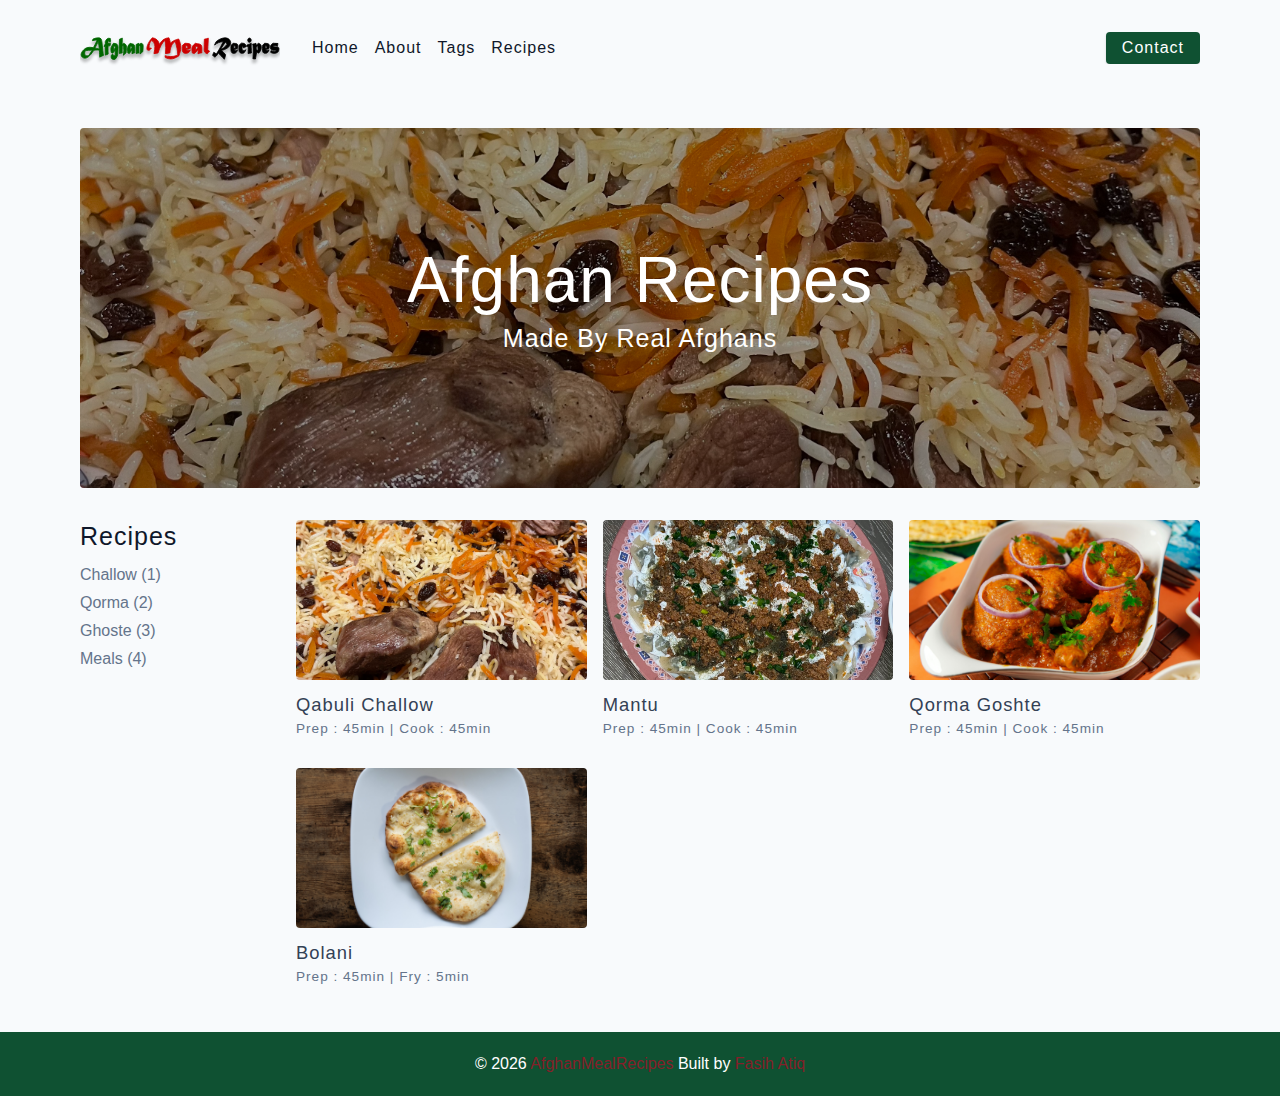
<file: index.html>
<!DOCTYPE html>
<html lang="en">
  <head>
    <meta charset="UTF-8" />
    <meta http-equiv="X-UA-Compatible" content="IE=edge" />
    <meta name="viewport" content="width=device-width, initial-scale=1.0" />
    <title>Afghan Meal Recipes</title>
    <!-- favicon -->
    <link rel="shortcut icon" href="./assets/favicon.ico" type="image/x-icon" />
    <!-- normalize -->
    <link rel="stylesheet" href="./css/normalize.css" />
    <!-- font-awesome -->
    <link
      rel="stylesheet"
      href="https://cdnjs.cloudflare.com/ajax/libs/font-awesome/5.14.0/css/all.min.css"
    />
    <!-- main css -->
    <link rel="stylesheet" href="./css/main.css" />
  </head>
  <body>
    <!-- nav  -->
    <nav class="navbar">
      <div class="nav-center">
        <div class="nav-header">
          <a href="index.html" class="nav-logo">
            <img src="./assets/logo.svg" alt="Afghan Meal Recipes" />
          </a>
          <button class="nav-btn btn">
            <i class="fas fa-align-justify"></i>
          </button>
        </div>
        <div class="nav-links">
          <a href="index.html" class="nav-link"> home </a>
          <a href="about.html" class="nav-link"> about </a>
          <a href="tags.html" class="nav-link"> tags </a>
          <a href="recipes.html" class="nav-link"> recipes </a>

          <div class="nav-link contact-link">
            <a href="contact.html" class="btn"> contact </a>
          </div>
        </div>
      </div>
    </nav>
    <!-- end of nav -->
    <!-- main -->
    <main class="page">
      <!-- header -->
      <header class="hero">
        <div class="hero-container">
          <div class="hero-text">
            <h1>Afghan Recipes</h1>
            <h4>Made By Real Afghans</h4>
          </div>
        </div>
      </header>
      <!-- end of header -->
      <section class="recipes-container">
        <!-- tag container -->
        <div class="tags-container">
          <h4>recipes</h4>
          <div class="tags-list">
            <a href="tag-template.html">Challow (1)</a>
            <a href="tag-template.html">Qorma (2)</a>
            <a href="tag-template.html">Ghoste (3)</a>
            <a href="tag-template.html">Meals (4)</a>
          </div>
        </div>
        <!-- end of tag container -->
        <!-- recipes list -->
        <div class="recipes-list">
          <!-- single recipe -->
          <a href="single-recipe.html" class="recipe">
            <img
              src="./assets/recipes/recipe-1.jpeg"
              class="img recipe-img"
              alt=""
            />
            <h5>Qabuli Challow</h5>
            <p>Prep : 45min | Cook : 45min</p>
          </a>
          <!-- end of single recipe -->
          <!-- single recipe -->
          <a href="single-recipe.html" class="recipe">
            <img
              src="./assets/recipes/recipe-2.jpeg"
              class="img recipe-img"
              alt=""
            />
            <h5>Mantu</h5>
            <p>Prep : 45min | Cook : 45min</p>
          </a>
          <!-- end of single recipe -->
          <!-- single recipe -->
          <a href="single-recipe.html" class="recipe">
            <img
              src="./assets/recipes/recipe-3.jpeg"
              class="img recipe-img"
              alt=""
            />
            <h5>Qorma Goshte</h5>
            <p>Prep : 45min | Cook : 45min</p>
          </a>
          <!-- end of single recipe -->
          <!-- single recipe -->
          <a href="single-recipe.html" class="recipe">
            <img
              src="./assets/recipes/recipe-4.jpeg"
              class="img recipe-img"
              alt=""
            />
            <h5>Bolani</h5>
            <p>Prep : 45min | Fry : 5min</p>
          </a>
          <!-- end of single recipe -->
        </div>
        <!-- end of recipes list -->
      </section>
    </main>
    <!-- end of main -->
    <!-- footer -->
    <footer class="page-footer">
      <p>
        &copy; <span id="date"></span>
        <span class="footer-logo">AfghanMealRecipes</span> Built by
        <a href="https://www.linkedin.com/in/fasih-atiq/">Fasih Atiq</a>
      </p>
    </footer>
    <script src="./js/app.js"></script>
  </body>
</html>
</file>
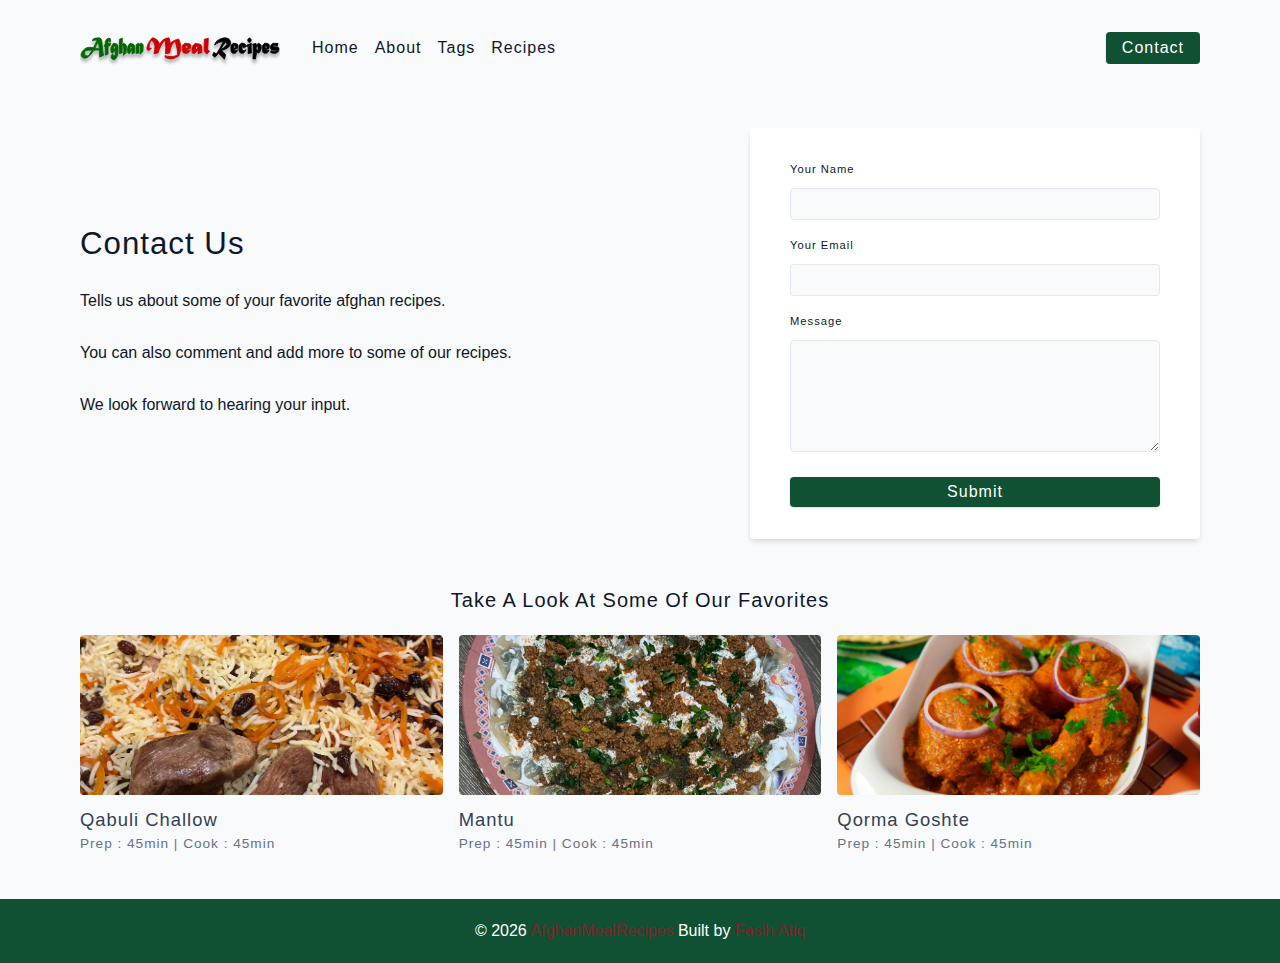
<file: contact.html>
<!DOCTYPE html>
<html lang="en">
  <head>
    <meta charset="UTF-8" />
    <meta http-equiv="X-UA-Compatible" content="IE=edge" />
    <meta name="viewport" content="width=device-width, initial-scale=1.0" />
    <title>Contact</title>
    <!-- favicon -->
    <link rel="shortcut icon" href="./assets/favicon.ico" type="image/x-icon" />
    <!-- normalize -->
    <link rel="stylesheet" href="./css/normalize.css" />
    <!-- font-awesome -->
    <link
      rel="stylesheet"
      href="https://cdnjs.cloudflare.com/ajax/libs/font-awesome/5.14.0/css/all.min.css"
    />
    <!-- main css -->
    <link rel="stylesheet" href="./css/main.css" />
  </head>
  <body>
    <!-- nav  -->
    <nav class="navbar">
      <div class="nav-center">
        <div class="nav-header">
          <a href="index.html" class="nav-logo">
            <img src="./assets/logo.svg" alt="Afghan Meal Recipes" />
          </a>
          <button class="nav-btn btn">
            <i class="fas fa-align-justify"></i>
          </button>
        </div>
        <div class="nav-links">
          <a href="index.html" class="nav-link"> home </a>
          <a href="about.html" class="nav-link"> about </a>
          <a href="tags.html" class="nav-link"> tags </a>
          <a href="recipes.html" class="nav-link"> recipes </a>

          <div class="nav-link contact-link">
            <a href="contact.html" class="btn"> contact </a>
          </div>
        </div>
      </div>
    </nav>
    <!-- end of nav -->
    <main class="page">
     <section class="contact-container">
          <article class="contact-info">
            <h3>Contact us</h3>
            <p>
              Tells us about some of your favorite afghan recipes.</p>
            <p>You can also comment and add more to some of our recipes.</p>
            <p>
              We look forward to hearing your input.
            </p>
          </article>
          <article>
            <form class="form contact-form">
              <div class="form-row">
                <label html="name" class="form-label">your name</label>
                <input type="text" name="name" id="name" class="form-input" />
              </div>
              <div class="form-row">
                <label html="email" class="form-label">your email</label>
                <input type="text" name="email" id="email" class="form-input" />
              </div>
              <div class="form-row">
                <label html="message" class="form-label">message</label>
                <textarea name="message" id="message" class="form-textarea"></textarea>
              </div>
              <button type="submit" class="btn btn-block">
                submit
              </button>
            </form>
          </article>
        </section>
     <!-- featured recipes -->
       <section class="featured-recipes">
        <h5 class="featured-title">Take a look at some of our favorites</h5>
        <div class="recipes-list">
          <!-- single recipe -->
          <a href="single-recipe.html" class="recipe">
            <img
              src="./assets/recipes/recipe-1.jpeg"
              class="img recipe-img"
              alt=""
            />
            <h5>Qabuli Challow</h5>
            <p>Prep : 45min | Cook : 45min</p>
          </a>
          <!-- end of single recipe -->
          <!-- single recipe -->
          <a href="single-recipe.html" class="recipe">
            <img
              src="./assets/recipes/recipe-2.jpeg"
              class="img recipe-img"
              alt=""
            />
            <h5>Mantu</h5>
            <p>Prep : 45min | Cook : 45min</p>
          </a>
          <!-- end of single recipe -->
          <!-- single recipe -->
          <a href="single-recipe.html" class="recipe">
            <img
              src="./assets/recipes/recipe-3.jpeg"
              class="img recipe-img"
              alt=""
            />
            <h5>Qorma Goshte</h5>
            <p>Prep : 45min | Cook : 45min</p>
          </a>
          <!-- end of single recipe -->
        </div>
      </section>
    </main>
    <!-- footer -->
    <footer class="page-footer">
      <p>
        &copy; <span id="date"></span>
        <span class="footer-logo">AfghanMealRecipes</span> Built by
        <a href="https://www.linkedin.com/in/fasih-atiq/">Fasih Atiq</a>
      </p>
    </footer>
    <script src="./js/app.js"></script>
  </body>
</html>
</file>
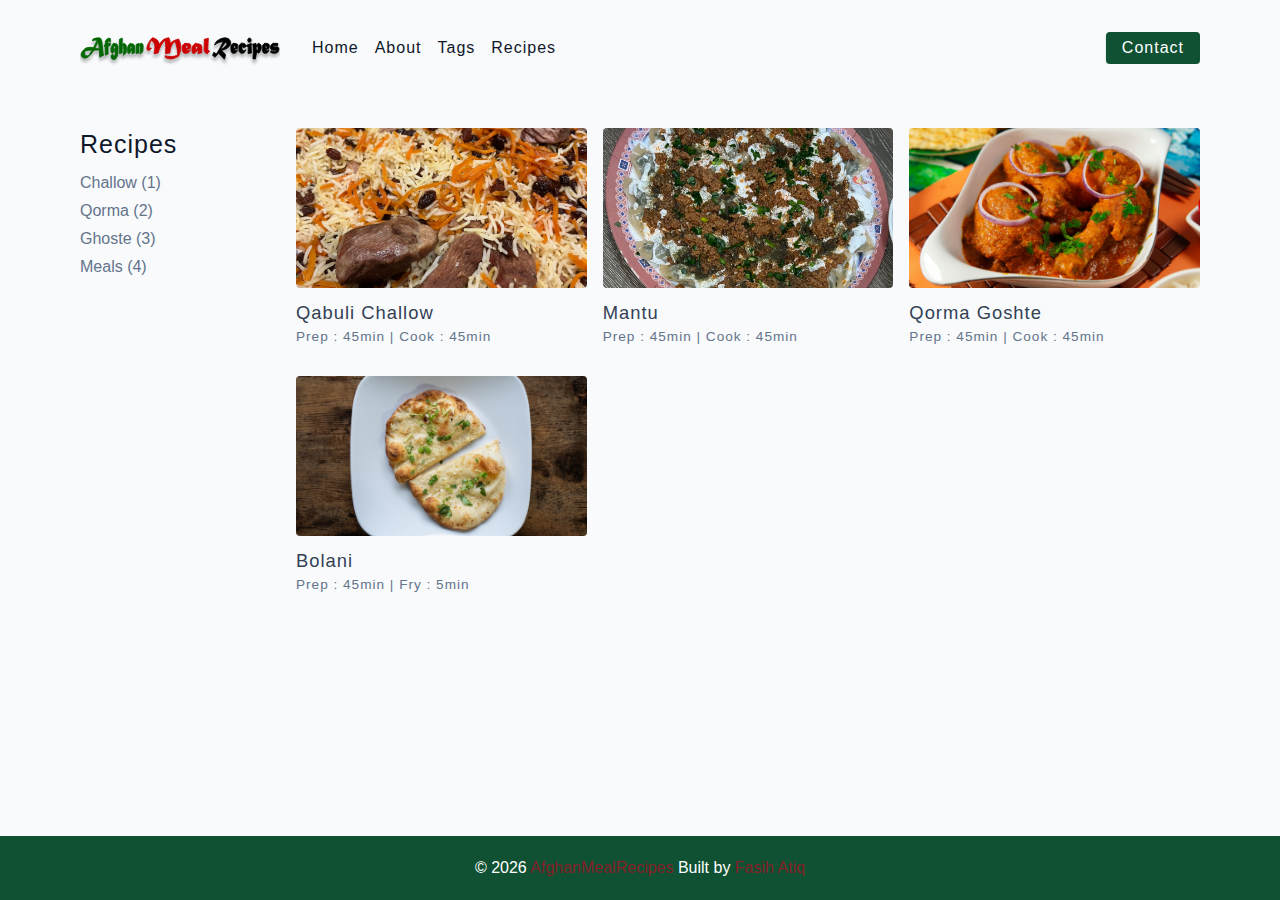
<file: recipes.html>
<!DOCTYPE html>
<html lang="en">
  <head>
    <meta charset="UTF-8" />
    <meta http-equiv="X-UA-Compatible" content="IE=edge" />
    <meta name="viewport" content="width=device-width, initial-scale=1.0" />
    <title>Recipes</title>
    <!-- favicon -->
    <link rel="shortcut icon" href="./assets/favicon.ico" type="image/x-icon" />
    <!-- normalize -->
    <link rel="stylesheet" href="./css/normalize.css" />
    <!-- font-awesome -->
    <link
      rel="stylesheet"
      href="https://cdnjs.cloudflare.com/ajax/libs/font-awesome/5.14.0/css/all.min.css"
    />
    <!-- main css -->
    <link rel="stylesheet" href="./css/main.css" />
  </head>
  <body>
    <!-- nav  -->
    <nav class="navbar">
      <div class="nav-center">
        <div class="nav-header">
          <a href="index.html" class="nav-logo">
            <img src="./assets/logo.svg" alt="simply recipes" />
          </a>
          <button class="nav-btn btn">
            <i class="fas fa-align-justify"></i>
          </button>
        </div>
        <div class="nav-links">
          <a href="index.html" class="nav-link"> home </a>
          <a href="about.html" class="nav-link"> about </a>
          <a href="tags.html" class="nav-link"> tags </a>
          <a href="recipes.html" class="nav-link"> recipes </a>

          <div class="nav-link contact-link">
            <a href="contact.html" class="btn"> contact </a>
          </div>
        </div>
      </div>
    </nav>
    <!-- end of nav -->
    <!-- main -->
    <main class="page">
      <section class="recipes-container">
        <!-- tag container -->
        <div class="tags-container">
          <h4>recipes</h4>
          <div class="tags-list">
            <a href="tag-template.html">Challow (1)</a>
            <a href="tag-template.html">Qorma (2)</a>
            <a href="tag-template.html">Ghoste (3)</a>
            <a href="tag-template.html">Meals (4)</a>
          </div>
        </div>
        <!-- end of tag container -->
        <!-- recipes list -->
        <div class="recipes-list">
          <!-- single recipe -->
          <a href="single-recipe.html" class="recipe">
            <img
              src="./assets/recipes/recipe-1.jpeg"
              class="img recipe-img"
              alt=""
            />
            <h5>Qabuli Challow</h5>
            <p>Prep : 45min | Cook : 45min</p>
          </a>
          <!-- end of single recipe -->
          <!-- single recipe -->
          <a href="single-recipe.html" class="recipe">
            <img
              src="./assets/recipes/recipe-2.jpeg"
              class="img recipe-img"
              alt=""
            />
            <h5>Mantu</h5>
            <p>Prep : 45min | Cook : 45min</p>
          </a>
          <!-- end of single recipe -->
          <!-- single recipe -->
          <a href="single-recipe.html" class="recipe">
            <img
              src="./assets/recipes/recipe-3.jpeg"
              class="img recipe-img"
              alt=""
            />
            <h5>Qorma Goshte</h5>
            <p>Prep : 45min | Cook : 45min</p>
          </a>
          <!-- end of single recipe -->
          <!-- single recipe -->
          <a href="single-recipe.html" class="recipe">
            <img
              src="./assets/recipes/recipe-4.jpeg"
              class="img recipe-img"
              alt=""
            />
            <h5>Bolani</h5>
            <p>Prep : 45min | Fry : 5min</p>
          </a>
          <!-- end of single recipe -->
        </div>
      </section>
    </main>
    <!-- end of main -->
    <!-- footer -->
    <footer class="page-footer">
      <p>
        &copy; <span id="date"></span>
        <span class="footer-logo">AfghanMealRecipes</span> Built by
        <a href="https://www.linkedin.com/in/fasih-atiq/">Fasih Atiq</a>
      </p>
    </footer>
    <script src="./js/app.js"></script>
  </body>
</html>
</file>
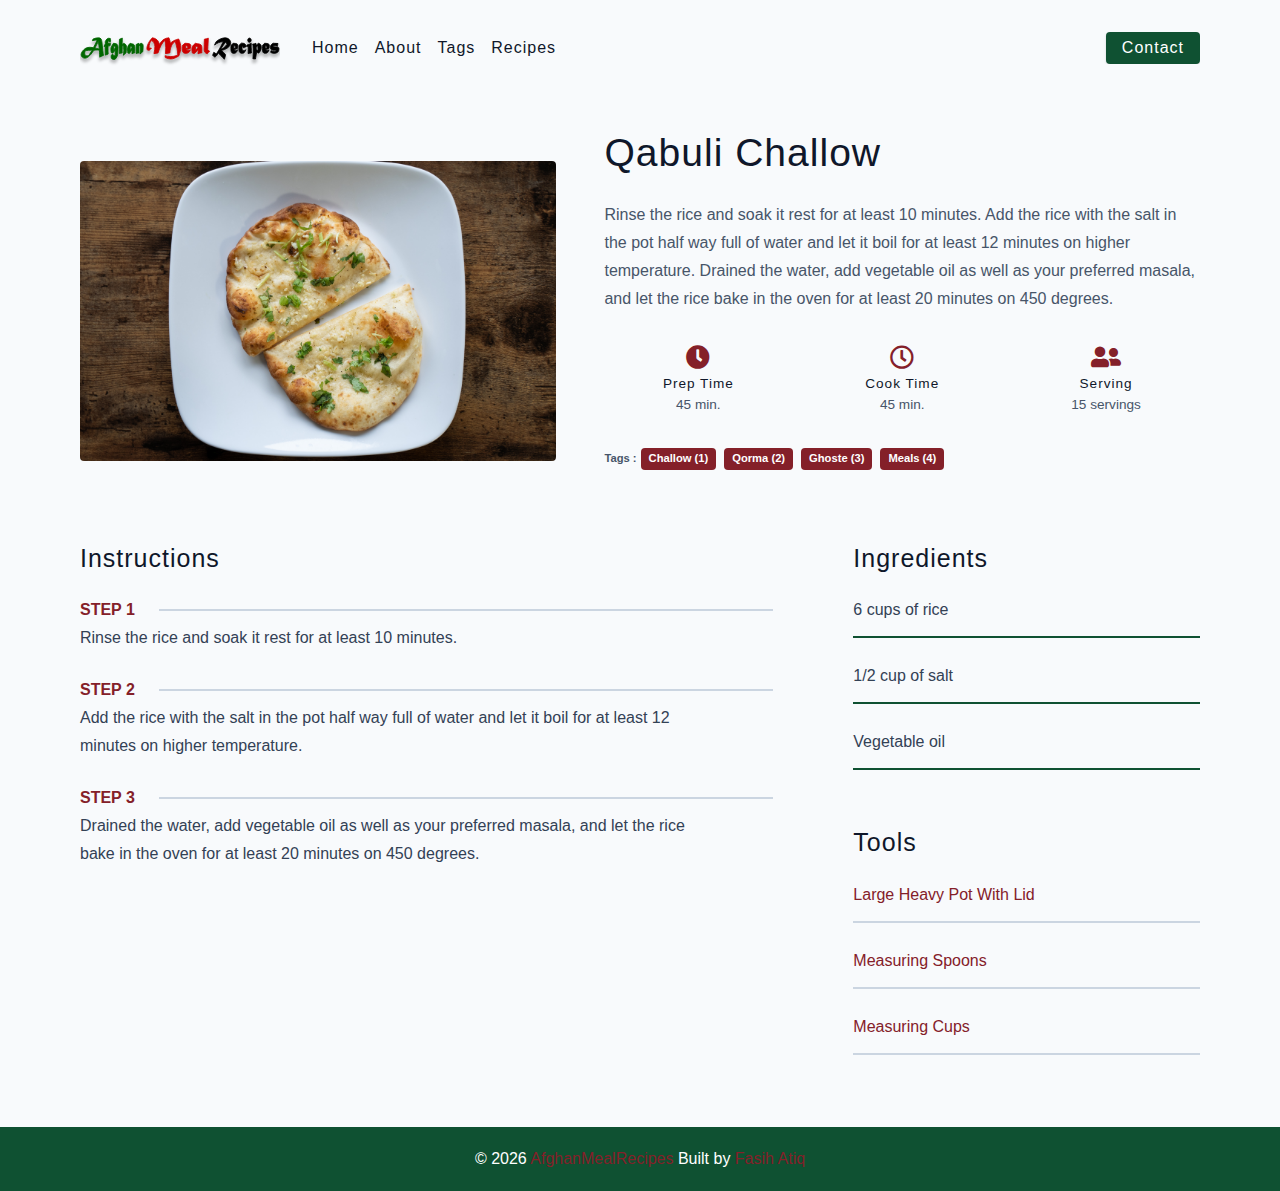
<file: single-recipe.html>
<!DOCTYPE html>
<html lang="en">
  <head>
    <meta charset="UTF-8" />
    <meta http-equiv="X-UA-Compatible" content="IE=edge" />
    <meta name="viewport" content="width=device-width, initial-scale=1.0" />
    <title>Single Recipe</title>
    <!-- favicon -->
    <link rel="shortcut icon" href="./assets/favicon.ico" type="image/x-icon" />
    <!-- normalize -->
    <link rel="stylesheet" href="./css/normalize.css" />
    <!-- font-awesome -->
    <link
      rel="stylesheet"
      href="https://cdnjs.cloudflare.com/ajax/libs/font-awesome/5.14.0/css/all.min.css"
    />
    <!-- main css -->
    <link rel="stylesheet" href="./css/main.css" />
  </head>
  <body>
    <!-- nav  -->
    <nav class="navbar">
      <div class="nav-center">
        <div class="nav-header">
          <a href="index.html" class="nav-logo">
            <img src="./assets/logo.svg" alt="Afghan Meal Recipes" />
          </a>
          <button class="nav-btn btn">
            <i class="fas fa-align-justify"></i>
          </button>
        </div>
        <div class="nav-links">
          <a href="index.html" class="nav-link"> home </a>
          <a href="about.html" class="nav-link"> about </a>
          <a href="tags.html" class="nav-link"> tags </a>
          <a href="recipes.html" class="nav-link"> recipes </a>

          <div class="nav-link contact-link">
            <a href="contact.html" class="btn"> contact </a>
          </div>
        </div>
      </div>
    </nav>
    <!-- end of nav -->
    <main class="page">
      <div class="recipe-page">
        <section class="recipe-hero">
          <img
            src="./assets/recipes/recipe-4.jpeg"
            class="img recipe-hero-img"
          />
          <article class="recipe-info">
            <h2>Qabuli Challow</h2>
            <p>
              Rinse the rice and soak it rest for at least 10 minutes.
              Add the rice with the salt in the pot half way full of water and let it boil
              for at least 12 minutes on higher temperature. Drained the water, add vegetable oil as 
              well as your preferred masala, and let the rice bake in the oven for at least
              20 minutes on 450 degrees.
            </p>
            <div class="recipe-icons">
              <article>
                <i class="fas fa-clock"></i>
                <h5>prep time</h5>
                <p>45 min.</p>
              </article>
              <article>
                <i class="far fa-clock"></i>
                <h5>cook time</h5>
                <p>45 min.</p>
              </article>
              <article>
                <i class="fas fa-user-friends"></i>
                <h5>serving</h5>
                <p>15 servings</p>
              </article>
            </div>
            <p class="recipe-tags">
              Tags : <a href="tag-template.html">Challow (1)</a>
              <a href="tag-template.html">Qorma (2)</a>
              <a href="tag-template.html">Ghoste (3)</a>
              <a href="tag-template.html">Meals (4)</a>
            </p>
          </article>
        </section>
        <!-- content -->
        <section class="recipe-content">
          <article>
            <h4>instructions</h4>
            <!-- single instruction -->
            <div class="single-instruction">
              <header>
                <p>step 1</p>
                <div></div>
              </header>
              <p>
                Rinse the rice and soak it rest for at least 10 minutes.
              </p>
            </div>
            <!-- end of single instruction -->
            <!-- single instruction -->
            <div class="single-instruction">
              <header>
                <p>step 2</p>
                <div></div>
              </header>
              <p>
                Add the rice with the salt in the pot half way full of water and let it boil
                for at least 12 minutes on higher temperature. 
              </p>
            </div>
            <!-- end of single instruction -->
            <!-- single instruction -->
            <div class="single-instruction">
              <header>
                <p>step 3</p>
                <div></div>
              </header>
              <p>
                Drained the water, add vegetable oil as well as your 
                preferred masala, and let the rice bake in the oven for at least
                20 minutes on 450 degrees.
              </p>
            </div>
            <!-- end of single instruction -->
          </article>
          <article class="second-column">
            <div>
              <h4>ingredients</h4>
              <p class="single-ingredient">6 cups of rice</p>
              <p class="single-ingredient">1/2 cup of salt</p>
              <p class="single-ingredient">Vegetable oil</p>
            </div>
            <div>
              <h4>tools</h4>
              <p class="single-tool">Large Heavy Pot With Lid</p>
              <p class="single-tool">Measuring Spoons</p>
              <p class="single-tool">Measuring Cups</p>
            </div>
          </article>
        </section>
      </div>
    </main>
    <!-- footer -->
    <footer class="page-footer">
      <p>
        &copy; <span id="date"></span>
        <span class="footer-logo">AfghanMealRecipes</span> Built by
        <a href="https://www.linkedin.com/in/fasih-atiq/">Fasih Atiq</a>
      </p>
    </footer>
    <script src="./js/app.js"></script>
  </body>
</html>
</file>
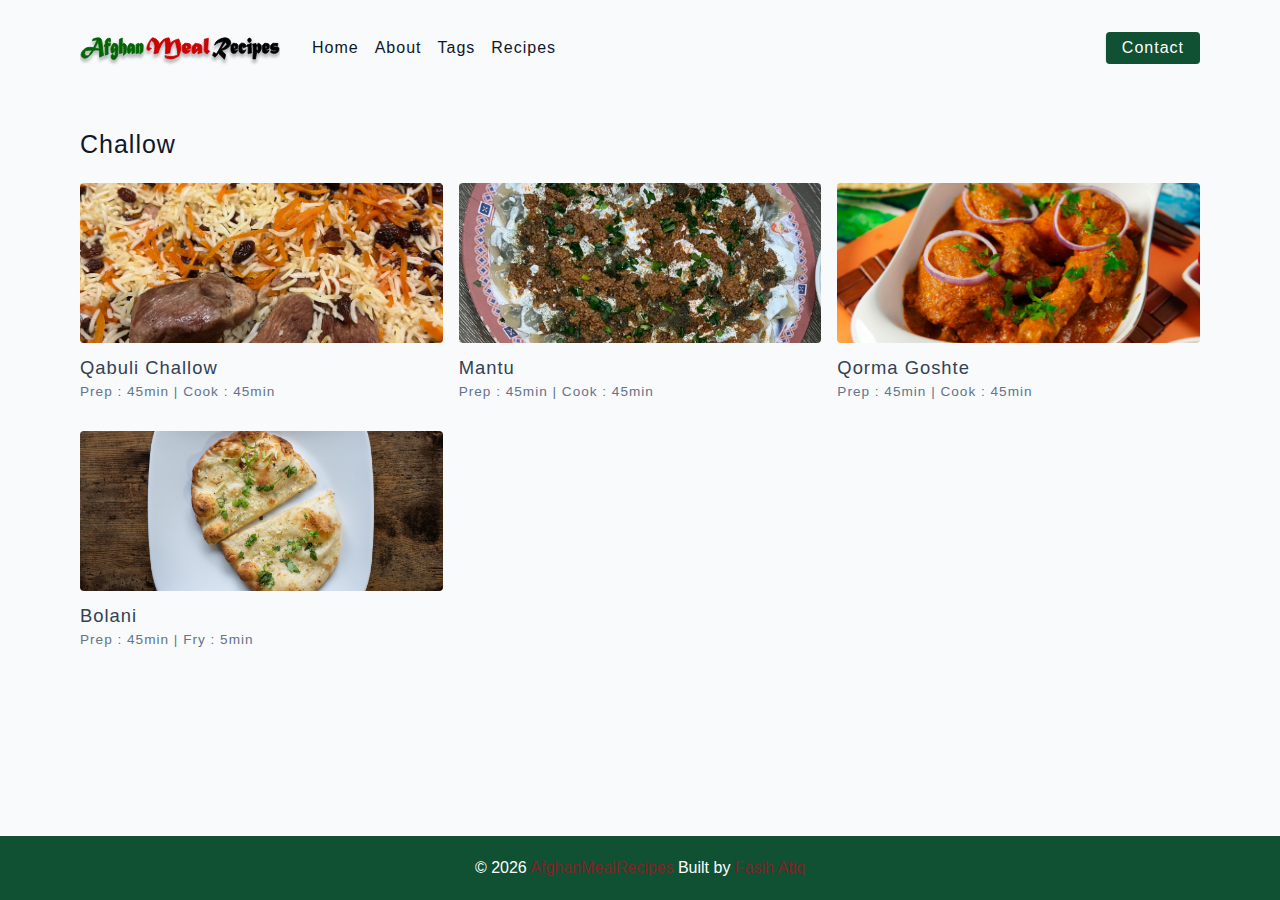
<file: tag-template.html>
<!DOCTYPE html>
<html lang="en">
  <head>
    <meta charset="UTF-8" />
    <meta http-equiv="X-UA-Compatible" content="IE=edge" />
    <meta name="viewport" content="width=device-width, initial-scale=1.0" />
    <title>Recipe Template</title>
    <!-- favicon -->
    <link rel="shortcut icon" href="./assets/favicon.ico" type="image/x-icon" />
    <!-- normalize -->
    <link rel="stylesheet" href="./css/normalize.css" />
    <!-- font-awesome -->
    <link
      rel="stylesheet"
      href="https://cdnjs.cloudflare.com/ajax/libs/font-awesome/5.14.0/css/all.min.css"
    />
    <!-- main css -->
    <link rel="stylesheet" href="./css/main.css" />
  </head>
  <body>
    <!-- nav  -->
    <nav class="navbar">
      <div class="nav-center">
        <div class="nav-header">
          <a href="index.html" class="nav-logo">
            <img src="./assets/logo.svg" alt="Afghan Meal Recipes" />
          </a>
          <button class="nav-btn btn">
            <i class="fas fa-align-justify"></i>
          </button>
        </div>
        <div class="nav-links">
          <a href="index.html" class="nav-link"> home </a>
          <a href="about.html" class="nav-link"> about </a>
          <a href="tags.html" class="nav-link"> tags </a>
          <a href="recipes.html" class="nav-link"> recipes </a>

          <div class="nav-link contact-link">
            <a href="contact.html" class="btn"> contact </a>
          </div>
        </div>
      </div>
    </nav>
    <!-- end of nav -->
    <main class="page">
      <div class="featured-recipes">
        <h4>Challow</h4>
          <!-- recipes list -->
         <div class="recipes-list">
          <!-- single recipe -->
          <a href="single-recipe.html" class="recipe">
            <img
              src="./assets/recipes/recipe-1.jpeg"
              class="img recipe-img"
              alt=""
            />
            <h5>Qabuli Challow</h5>
            <p>Prep : 45min | Cook : 45min</p>
          </a>
          <!-- end of single recipe -->
          <!-- single recipe -->
          <a href="single-recipe.html" class="recipe">
            <img
              src="./assets/recipes/recipe-2.jpeg"
              class="img recipe-img"
              alt=""
            />
            <h5>Mantu</h5>
            <p>Prep : 45min | Cook : 45min</p>
          </a>
          <!-- end of single recipe -->
          <!-- single recipe -->
          <a href="single-recipe.html" class="recipe">
            <img
              src="./assets/recipes/recipe-3.jpeg"
              class="img recipe-img"
              alt=""
            />
            <h5>Qorma Goshte</h5>
            <p>Prep : 45min | Cook : 45min</p>
          </a>
          <!-- end of single recipe -->
          <!-- single recipe -->
          <a href="single-recipe.html" class="recipe">
            <img
              src="./assets/recipes/recipe-4.jpeg"
              class="img recipe-img"
              alt=""
            />
            <h5>Bolani</h5>
            <p>Prep : 45min | Fry : 5min</p>
          </a>
          <!-- end of single recipe -->
        </div>
        <!-- end of recipe list -->
      </div>
          
    </main>
    <!-- footer -->
    <footer class="page-footer">
      <p>
        &copy; <span id="date"></span>
        <span class="footer-logo">AfghanMealRecipes</span> Built by
        <a href="https://www.linkedin.com/in/fasih-atiq/">Fasih Atiq</a>
      </p>
    </footer>
    <script src="./js/app.js"></script>
  </body>
</html>
</file>
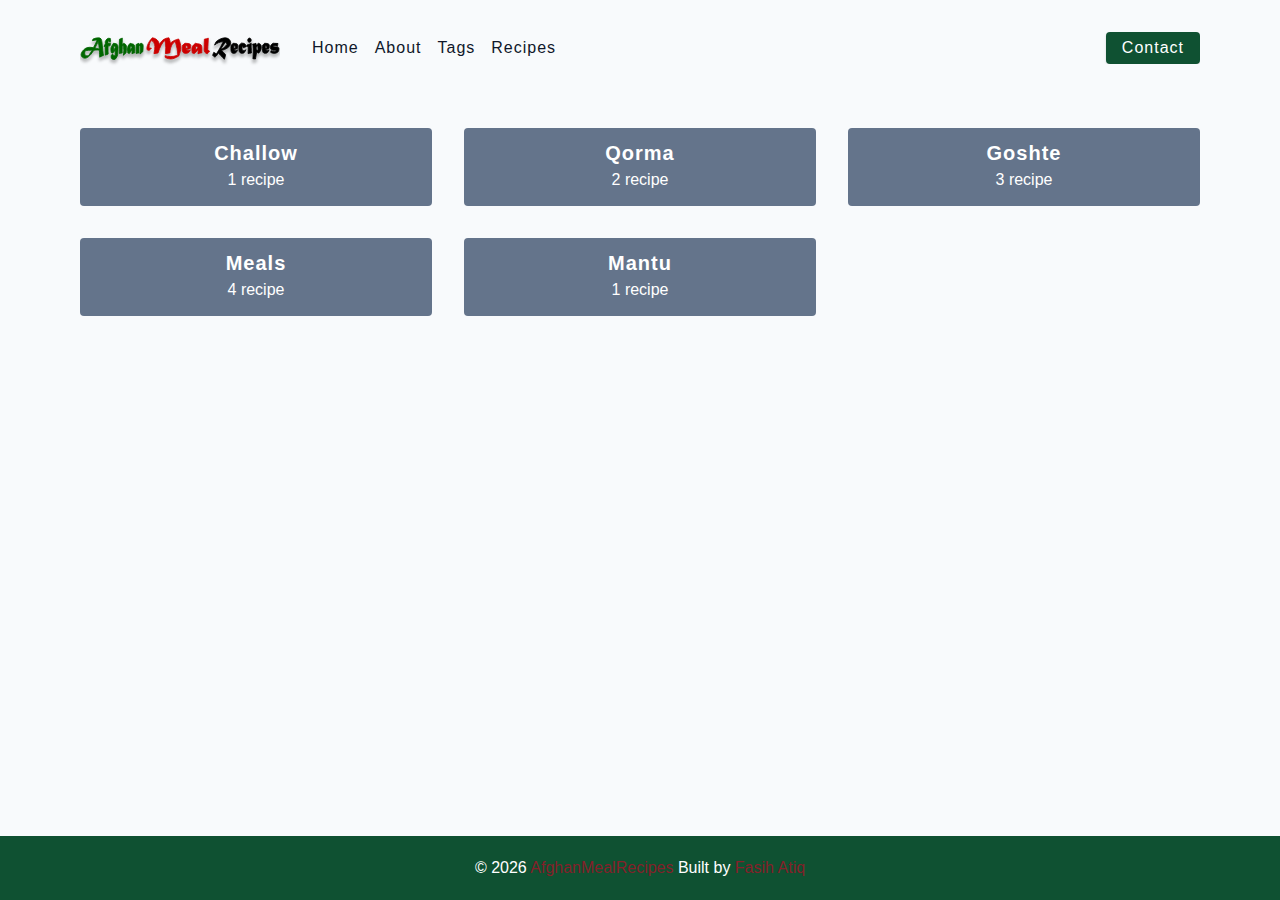
<file: tags.html>
<!DOCTYPE html>
<html lang="en">
  <head>
    <meta charset="UTF-8" />
    <meta http-equiv="X-UA-Compatible" content="IE=edge" />
    <meta name="viewport" content="width=device-width, initial-scale=1.0" />
    <title>Tags</title>
    <!-- favicon -->
    <link rel="shortcut icon" href="./assets/favicon.ico" type="image/x-icon" />
    <!-- normalize -->
    <link rel="stylesheet" href="./css/normalize.css" />
    <!-- font-awesome -->
    <link
      rel="stylesheet"
      href="https://cdnjs.cloudflare.com/ajax/libs/font-awesome/5.14.0/css/all.min.css"
    />
    <!-- main css -->
    <link rel="stylesheet" href="./css/main.css" />
  </head>
  <body>
    <!-- nav  -->
    <nav class="navbar">
      <div class="nav-center">
        <div class="nav-header">
          <a href="index.html" class="nav-logo">
            <img src="./assets/logo.svg" alt="Afghan Meal Recipes" />
          </a>
          <button class="nav-btn btn">
            <i class="fas fa-align-justify"></i>
          </button>
        </div>
        <div class="nav-links">
          <a href="index.html" class="nav-link"> home </a>
          <a href="about.html" class="nav-link"> about </a>
          <a href="tags.html" class="nav-link"> tags </a>
          <a href="recipes.html" class="nav-link"> recipes </a>

          <div class="nav-link contact-link">
            <a href="contact.html" class="btn"> contact </a>
          </div>
        </div>
      </div>
    </nav>
    <!-- end of nav -->
    <main class="page">
         <section class="tags-wrapper">
          <!-- single tag -->
              <a href="tag-template.html" class="tag">
                <h5>Challow</h5>
                <p>1 recipe</p>
              </a>
            <!-- end of single tag -->
          <!-- single tag -->
              <a href="tag-template.html" class="tag">
                <h5>Qorma</h5>
                <p>2 recipe</p>
              </a>
            <!-- end of single tag -->
          <!-- single tag -->
              <a href="tag-template.html" class="tag">
                <h5>Goshte</h5>
                <p>3 recipe</p>
              </a>
            <!-- end of single tag -->
          <!-- single tag -->
              <a href="tag-template.html" class="tag">
                <h5>Meals</h5>
                <p>4 recipe</p>
              </a>
            <!-- end of single tag -->
          <!-- single tag -->
              <a href="tag-template.html" class="tag">
                <h5>Mantu</h5>
                <p>1 recipe</p>
              </a>
            <!-- end of single tag -->
        </section>
    </main>
    <!-- footer -->
    <footer class="page-footer">
      <p>
        &copy; <span id="date"></span>
        <span class="footer-logo">AfghanMealRecipes</span> Built by
        <a href="https://www.linkedin.com/in/fasih-atiq/">Fasih Atiq</a>
      </p>
    </footer>
    <script src="./js/app.js"></script>
  </body>
</html>
</file>
<file: css/main.css>
*,
::after,
::before {
  box-sizing: border-box;
}
/* fonts */

@import url('https://fonts.googleapis.com/css2?family=Roboto:wght@400;500;600&family=Montserrat&display=swap');
html {
  font-size: 100%;
} /*16px*/

:root {
  /* colors */
  --primary-100: #e2e0ff;
  --primary-200: #c1beff;
  --primary-300: #a29dff;
  --primary-400: #837dff;
  --primary-500: #645cff;
  --primary-600: #504acc;
  --primary-700: #3c3799;
  --primary-800: #282566;
  --primary-900: #141233;

  /* grey */
  --grey-50: #f8fafc;
  --grey-100: #f1f5f9;
  --grey-200: #e2e8f0;
  --grey-300: #cbd5e1;
  --grey-400: #94a3b8;
  --grey-500: #64748b;
  --grey-600: #475569;
  --grey-700: #334155;
  --grey-800: #1e293b;
  --grey-900: #0f172a;
  /* rest of the colors */
  --black: #222;
  --white: #fff;
  --red-light: #f8d7da;
  --red-dark: #842029;
  --green-light: #d1e7dd;
  --green-dark: #0f5132;

  /* fonts  */
  --headingFont: 'Roboto', sans-serif;
  --bodyFont: 'Nunito', sans-serif;
  --smallText: 0.7em;
  /* rest of the vars */
  --backgroundColor: var(--grey-50);
  --textColor: var(--grey-900);
  --borderRadius: 0.25rem;
  --letterSpacing: 1px;
  --transition: 0.3s ease-in-out all;
  --max-width: 1120px;
  --fixed-width: 600px;

  /* box shadow*/
  --shadow-1: 0 1px 3px 0 rgba(0, 0, 0, 0.1), 0 1px 2px 0 rgba(0, 0, 0, 0.06);
  --shadow-2: 0 4px 6px -1px rgba(0, 0, 0, 0.1),
    0 2px 4px -1px rgba(0, 0, 0, 0.06);
  --shadow-3: 0 10px 15px -3px rgba(0, 0, 0, 0.1),
    0 4px 6px -2px rgba(0, 0, 0, 0.05);
  --shadow-4: 0 20px 25px -5px rgba(0, 0, 0, 0.1),
    0 10px 10px -5px rgba(0, 0, 0, 0.04);
}

body {
  background: var(--backgroundColor);
  font-family: var(--bodyFont);
  font-weight: 400;
  line-height: 1.75;
  color: var(--textColor);
}

p {
  margin-top: 0;
  margin-bottom: 1.5rem;
  max-width: 40em;
}

h1,
h2,
h3,
h4,
h5 {
  margin: 0;
  margin-bottom: 1.38rem;
  font-family: var(--headingFont);
  font-weight: 400;
  line-height: 1.3;
  text-transform: capitalize;
  letter-spacing: var(--letterSpacing);
}

h1 {
  margin-top: 0;
  font-size: 3.052rem;
}

h2 {
  font-size: 2.441rem;
}

h3 {
  font-size: 1.953rem;
}

h4 {
  font-size: 1.563rem;
}

h5 {
  font-size: 1.25rem;
}

small,
.text-small {
  font-size: var(--smallText);
}

a {
  text-decoration: none;
}
ul {
  list-style-type: none;
  padding: 0;
}

.img {
  width: 100%;
  display: block;
  object-fit: cover;
}
/* buttons */

.btn {
  cursor: pointer;
  color: var(--white);
  background: var(--green-dark);
  border: transparent;
  border-radius: var(--borderRadius);
  letter-spacing: var(--letterSpacing);
  padding: 0.375rem 0.75rem;
  box-shadow: var(--shadow-1);
  transition: var(--transtion);
  text-transform: capitalize;
  display: inline-block;
}
.btn:hover {
  background: var(--red-dark);
  box-shadow: var(--shadow-3);
}
.btn-hipster {
  color: var(--primary-500);
  background: var(--primary-200);
}
.btn-hipster:hover {
  color: var(--primary-200);
  background: var(--primary-700);
}
.btn-block {
  width: 100%;
}

/* alerts */
.alert {
  padding: 0.375rem 0.75rem;
  margin-bottom: 1rem;
  border-color: transparent;
  border-radius: var(--borderRadius);
}

.alert-danger {
  color: var(--red-dark);
  background: var(--red-light);
}
.alert-success {
  color: var(--green-dark);
  background: var(--green-light);
}
/* form */

.form {
  width: 90vw;
  max-width: var(--fixed-width);
  background: var(--white);
  border-radius: var(--borderRadius);
  box-shadow: var(--shadow-2);
  padding: 2rem 2.5rem;
  margin: 3rem auto;
}
.form-label {
  display: block;
  font-size: var(--smallText);
  margin-bottom: 0.5rem;
  text-transform: capitalize;
  letter-spacing: var(--letterSpacing);
}
.form-input,
.form-textarea {
  width: 100%;
  padding: 0.375rem 0.75rem;
  border-radius: var(--borderRadius);
  background: var(--backgroundColor);
  border: 1px solid var(--grey-200);
}

.form-row {
  margin-bottom: 1rem;
}

.form-textarea {
  height: 7rem;
}
::placeholder {
  font-family: inherit;
  color: var(--grey-400);
}
.form-alert {
  color: var(--red-dark);
  letter-spacing: var(--letterSpacing);
  text-transform: capitalize;
}
/* alert */

@keyframes spinner {
  to {
    transform: rotate(360deg);
  }
}

.loading {
  width: 6rem;
  height: 6rem;
  border: 5px solid var(--red-dark);
  border-radius: 50%;
  border-top-color: var(--red-dark);
  animation: spinner 0.6s linear infinite;
}
.loading {
  margin: 0 auto;
}
/* title */

.title {
  text-align: center;
}

.title-underline {
  background: var(--primary-500);
  width: 7rem;
  height: 0.25rem;
  margin: 0 auto;
  margin-top: -1rem;
}

/*
=============== 
Navbar
===============
*/

.navbar {
  display: flex;
  align-items: center;
  justify-content: center;
}
.nav-center {
  width: 90vw;
  max-width: var(--max-width);
}
.nav-header {
  height: 6rem;
  display: flex;
  justify-content: space-between;
  align-items: center;
}
.nav-header img {
  width: 200px;
}
.nav-logo {
  display: flex;
  align-items: flex-end;
}

.nav-btn {
  padding: 0.15rem 0.75rem;
}
.nav-btn i {
  font-size: 1.25rem;
}
.nav-links {
  height: 0;
  overflow: hidden;
  display: flex;
  flex-direction: column;
  transition: var(--transition);
}
.show-links {
  height: 23.9375rem;
}

.nav-link {
  display: block;
  text-align: center;
  font-size: 1.25rem;
  text-transform: capitalize;
  color: var(--grey-900);
  letter-spacing: var(--letterSpacing);
  padding: 1rem 0;
  border-top: 1px solid var(--green-dark);
  transition: var(--transition);
}
.nav-link:hover {
  color: var(--red-dark);
}

.contact-link a {
  padding: 0.15rem 1rem;
}

@media screen and (min-width: 992px) {
  .navbar {
    height: 6rem;
  }
  .nav-center {
    display: flex;
    align-items: center;
  }
  .nav-header {
    padding: 0;
    margin-right: 2rem;
    height: auto;
  }

  .nav-btn {
    display: none;
  }
  .nav-links {
    height: auto !important;
    flex-direction: row;
    align-items: center;
    width: 100%;
  }
  .nav-link {
    padding: 0;
    border-top: none;
    margin-right: 1rem;
    font-size: 1rem;
  }
  .contact-link {
    margin-right: 0;
    margin-left: auto;
  }
}
/*
=============== 
Page
===============
*/

.page {
  width: 90vw;
  max-width: var(--max-width);
  margin: 0 auto;
}
.page {
  padding-top: 2rem;
  min-height: calc(100vh - (6rem + 4rem));
}
/*
=============== 
Footer
===============
*/

.page-footer {
  text-align: center;
  height: 4rem;
  display: flex;
  align-items: center;
  justify-content: center;
  background: var(--green-dark);
  color: var(--white);
}
.page-footer h5 {
  margin-top: 0;
  margin-bottom: 0;
}
.page-footer p {
  margin-bottom: 0;
}
.page-footer .footer-logo,
.page-footer a {
  color: var(--red-dark);
}
/*
=============== 
Hero
===============
*/

.hero {
  height: 40vh;
  position: relative;
  margin-bottom: 2rem;
  background: url('../assets/main.jpeg') center/cover no-repeat;
  border-radius: var(--borderRadius);
}
.hero-container {
  position: absolute;
  top: 0;
  left: 0;
  width: 100%;
  height: 100%;
  display: flex;
  align-items: center;
  justify-content: center;
  background: rgba(0, 0, 0, 0.4);
  border-radius: var(--borderRadius);
}
.hero-text {
  color: var(--white);
  text-align: center;
}

@media only screen and (min-width: 768px) {
  .hero-text h1 {
    font-size: 4rem;
    margin-bottom: 0;
  }
}

/*
=============== 
Recipes 
===============
*/

.recipes-container {
  display: grid;
  gap: 2rem 1rem;
}

.recipes-list {
  display: grid;
  gap: 2rem 1rem;
  padding-bottom: 3rem;
}
.tags-container {
  order: 1;
  display: flex;
  flex-direction: column;
  padding-bottom: 3rem;
  /* background: blue; */
}
.tags-container h4 {
  margin-bottom: 0.5rem;
  font-weight: 500;
}
.tags-list {
  display: grid;
  grid-template-columns: 1fr 1fr 1fr;
}
.tags-list a {
  text-transform: capitalize;
  display: block;
  color: var(--grey-500);
  transition: var(--transition);
}
.tags-list a:hover {
  color: var(--red-dark);
}
.recipe {
  display: block;
}
.recipe-img {
  height: 15rem;
  border-radius: var(--borderRadius);
  margin-bottom: 1rem;
}
.recipe h5 {
  margin-bottom: 0;
  margin-top: 0.25rem;
  line-height: 1;
  color: var(--grey-700);
}
.recipe p {
  margin-bottom: 0;
  line-height: 1;
  color: var(--grey-500);
  margin-top: 0.5rem;
  letter-spacing: var(--letterSpacing);
}
@media screen and (min-width: 576px) {
  .recipes-list {
    grid-template-columns: 1fr 1fr;
  }
  .recipe-img {
    height: 10rem;
  }
}

@media screen and (min-width: 992px) {
  .recipes-container {
    grid-template-columns: 200px 1fr;
    gap: 1rem;
  }
  .recipes-list {
    grid-template-columns: 1fr 1fr;
  }

  .recipe p {
    font-size: 0.85rem;
  }
  .tags-container {
    order: 0;
    /* background: blue; */
  }
  .tags-list {
    display: grid;
    grid-template-columns: 1fr;
  }
}

@media screen and (min-width: 1200px) {
  .recipe h5 {
    font-size: 1.15rem;
  }
  .recipes-list {
    grid-template-columns: 1fr 1fr 1fr;
  }
}
/*
=============== 
Error
===============
*/
.error-page {
  text-align: center;
  padding-top: 5rem;
}
.error-page h1 {
  font-size: 9rem;
}
/*
=============== 
About Page
===============
*/

.about-page h2 {
  text-transform: none;
  font-weight: bold;
}
.about-page {
  display: grid;
  gap: 2rem 4rem;
  padding-bottom: 3rem;
}
.about-img {
  border-radius: var(--borderRadius);
  height: 300px;
}

@media screen and (min-width: 992px) {
  .about-page {
    grid-template-columns: 1fr 1fr;
    grid-template-rows: 400px;
    align-items: center;
  }
  .about-img {
    height: 100%;
  }
}

.featured-title {
  text-align: center;
}
/*
=============== 
Contact Page
===============
*/
.contact-form {
  width: 100%;
  margin: 0;
}
.contact-container {
  display: grid;
  gap: 2rem 3rem;
  padding-bottom: 3rem;
}
@media screen and (min-width: 992px) {
  .contact-container {
    grid-template-columns: 1fr 450px;
    align-items: center;
  }
}

/*
=============== 
Tags Page
===============
*/

.tags-wrapper {
  display: grid;
  gap: 2rem;
  padding-bottom: 3rem;
}
.tag {
  background: var(--grey-500);
  border-radius: var(--borderRadius);
  text-align: center;
  color: var(--white);
  transition: var(--transition);
  padding: 0.75rem 0;
}
.tag:hover {
  background: var(--red-dark);
}
.tag h5,
.tag p {
  margin-bottom: 0;
}
.tag h5 {
  font-weight: 600;
}
@media screen and (min-width: 576px) {
  .tags-wrapper {
    grid-template-columns: 1fr 1fr;
  }
}
@media screen and (min-width: 992px) {
  .tags-wrapper {
    grid-template-columns: 1fr 1fr 1fr;
  }
}

/*
=============== 
Recipe Template
===============
*/

.recipe-hero {
  display: grid;
  gap: 3rem;
}

.recipe-hero-img {
  height: 300px;
  border-radius: var(--borderRadius);
}
.recipe-info p {
  color: var(--grey-600);
}
.recipe-icons {
  display: grid;
  grid-template-columns: repeat(3, 1fr);
  gap: 1rem;
  margin: 2rem 0;
  text-align: center;
}
.recipe-icons i {
  font-size: 1.5rem;
  color: var(--red-dark);
}
.recipe-icons h5,
.recipe-icons p {
  margin-bottom: 0;
  font-size: 0.85em;
}

.recipe-icons p {
  color: var(--grey-600);
}
.recipe-tags {
  display: flex;
  align-items: center;
  flex-wrap: wrap;
  font-size: 0.7em;
  font-weight: 600;
}
.recipe-tags a {
  background: var(--red-dark);
  border-radius: var(--borderRadius);
  color: var(--white);
  padding: 0.05rem 0.5rem;
  margin: 0 0.25rem;
  text-transform: capitalize;
}
@media screen and (min-width: 992px) {
  .recipe-hero {
    grid-template-columns: 4fr 5fr;
    align-items: center;
  }
}
.recipe-content {
  padding: 3rem 0;
  display: grid;
  gap: 2rem 5rem;
}
@media screen and (min-width: 992px) {
  .recipe-content {
    grid-template-columns: 2fr 1fr;
  }
}
.single-instruction header {
  display: grid;
  grid-template-columns: auto 1fr;
  gap: 1.5rem;
  align-items: center;
}
.single-instruction header p {
  text-transform: uppercase;
  font-weight: 600;
  color: var(--red-dark);
  margin-bottom: 0;
}
.single-instruction > p {
  color: var(--grey-700);
}

.single-instruction header div {
  height: 2px;
  background: var(--grey-300);
}

.second-column {
  display: grid;
  row-gap: 2rem;
}

.single-ingredient {
  border-bottom: 2px solid var(--green-dark);
  padding-bottom: 0.75rem;
  color: var(--grey-700);
}
.single-tool {
  border-bottom: 2px solid var(--grey-300);
  padding-bottom: 0.75rem;
  color: var(--red-dark);
  text-transform: capitalize;
}
</file>
